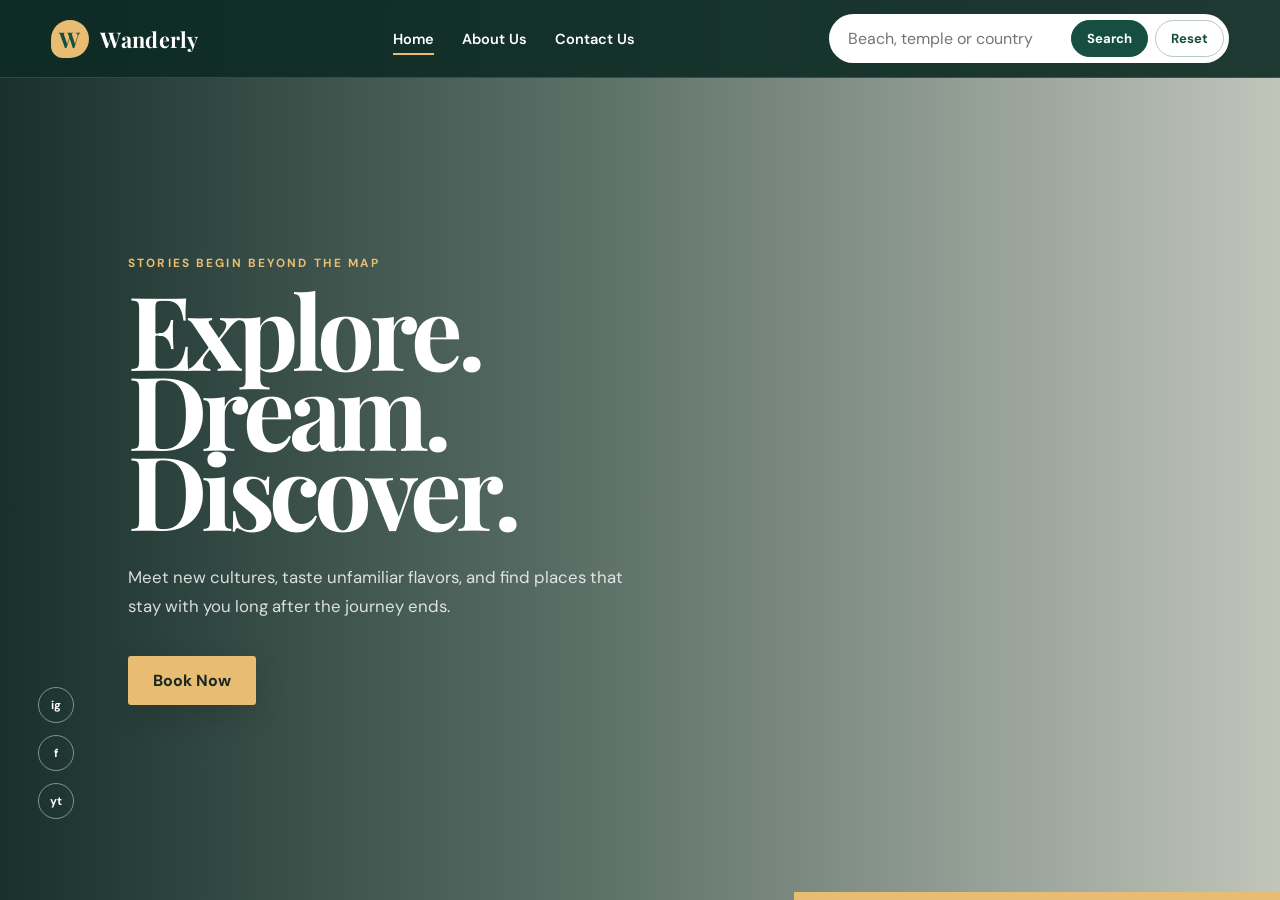
<file: index.html>
<!DOCTYPE html>
<html lang="en">
<head>
  <meta charset="UTF-8">
  <meta name="viewport" content="width=device-width, initial-scale=1.0">
  <meta name="description" content="Discover beaches, temples, and countries for your next journey.">
  <title>Wanderly | Travel Recommendations</title>
  <link rel="preconnect" href="https://fonts.googleapis.com">
  <link rel="preconnect" href="https://fonts.gstatic.com" crossorigin>
  <link href="https://fonts.googleapis.com/css2?family=DM+Sans:wght@400;500;600;700&family=Playfair+Display:wght@600;700&display=swap" rel="stylesheet">
  <link rel="stylesheet" href="./travel_recommendation.css">
</head>
<body class="home-page">
  <nav class="navbar" aria-label="Main navigation">
    <a class="brand" href="./index.html" aria-label="Wanderly home">
      <span class="brand-mark">W</span>
      <span>Wanderly</span>
    </a>

    <ul class="nav-links">
      <li><a class="active" href="./index.html" id="home">Home</a></li>
      <li><a href="./travel_about.html" id="about">About Us</a></li>
      <li><a href="./travel_contact.html" id="contact">Contact Us</a></li>
    </ul>

    <div class="search-bar" role="search">
      <label class="sr-only" for="searchInput">Search recommendations</label>
      <input type="search" id="searchInput" placeholder="Beach, temple or country">
      <button class="button button-search" id="btnSearch" type="button">Search</button>
      <button class="button button-clear" id="btnClear" type="button">Reset</button>
    </div>
  </nav>

  <main>
    <section class="hero" aria-labelledby="hero-title">
      <div class="social-links" aria-label="Social media links">
        <a href="https://www.instagram.com" target="_blank" rel="noreferrer" aria-label="Instagram">ig</a>
        <a href="https://www.facebook.com" target="_blank" rel="noreferrer" aria-label="Facebook">f</a>
        <a href="https://www.youtube.com" target="_blank" rel="noreferrer" aria-label="YouTube">yt</a>
      </div>

      <div class="hero-content">
        <p class="eyebrow">Stories begin beyond the map</p>
        <h1 id="hero-title">Explore.<br>Dream.<br>Discover.</h1>
        <p class="hero-copy">
          Meet new cultures, taste unfamiliar flavors, and find places that stay
          with you long after the journey ends.
        </p>
        <a class="book-button" href="./travel_contact.html">Book Now</a>
      </div>

      <aside class="search-results" id="result" aria-live="polite" aria-label="Travel recommendations"></aside>
    </section>
  </main>

  <script src="./travel_recommendation.js"></script>
</body>
</html>
</file>
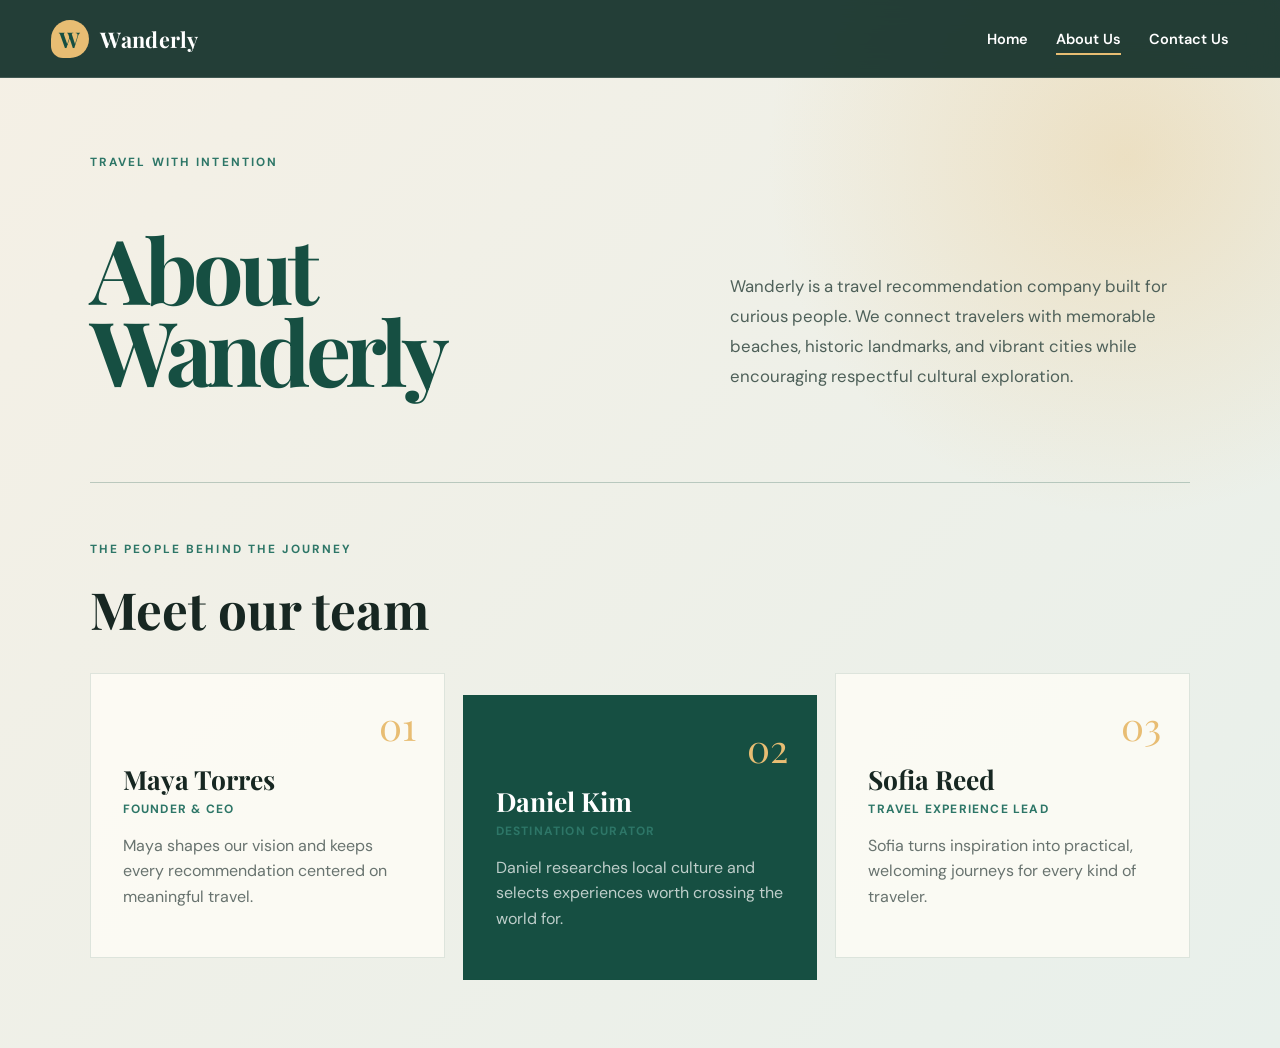
<file: travel_about.html>
<!DOCTYPE html>
<html lang="en">
<head>
  <meta charset="UTF-8">
  <meta name="viewport" content="width=device-width, initial-scale=1.0">
  <meta name="description" content="Learn about Wanderly and the people behind our journeys.">
  <title>About Us | Wanderly</title>
  <link rel="preconnect" href="https://fonts.googleapis.com">
  <link rel="preconnect" href="https://fonts.gstatic.com" crossorigin>
  <link href="https://fonts.googleapis.com/css2?family=DM+Sans:wght@400;500;600;700&family=Playfair+Display:wght@600;700&display=swap" rel="stylesheet">
  <link rel="stylesheet" href="./travel_recommendation.css">
</head>
<body class="inner-page about-page">
  <nav class="navbar navbar-simple" aria-label="Main navigation">
    <a class="brand" href="./index.html" aria-label="Wanderly home">
      <span class="brand-mark">W</span>
      <span>Wanderly</span>
    </a>
    <ul class="nav-links">
      <li><a href="./index.html">Home</a></li>
      <li><a class="active" href="./travel_about.html">About Us</a></li>
      <li><a href="./travel_contact.html">Contact Us</a></li>
    </ul>
  </nav>

  <main class="inner-main">
    <section class="page-intro">
      <p class="eyebrow">Travel with intention</p>
      <h1>About Wanderly</h1>
      <p>
        Wanderly is a travel recommendation company built for curious people. We
        connect travelers with memorable beaches, historic landmarks, and vibrant
        cities while encouraging respectful cultural exploration.
      </p>
    </section>

    <section class="team-section" aria-labelledby="team-title">
      <div class="section-heading">
        <p class="eyebrow">The people behind the journey</p>
        <h2 id="team-title">Meet our team</h2>
      </div>
      <div class="team-grid">
        <article class="team-card">
          <span class="member-number">01</span>
          <h3>Maya Torres</h3>
          <p class="role">Founder &amp; CEO</p>
          <p>Maya shapes our vision and keeps every recommendation centered on meaningful travel.</p>
        </article>
        <article class="team-card">
          <span class="member-number">02</span>
          <h3>Daniel Kim</h3>
          <p class="role">Destination Curator</p>
          <p>Daniel researches local culture and selects experiences worth crossing the world for.</p>
        </article>
        <article class="team-card">
          <span class="member-number">03</span>
          <h3>Sofia Reed</h3>
          <p class="role">Travel Experience Lead</p>
          <p>Sofia turns inspiration into practical, welcoming journeys for every kind of traveler.</p>
        </article>
      </div>
    </section>
  </main>
</body>
</html>
</file>
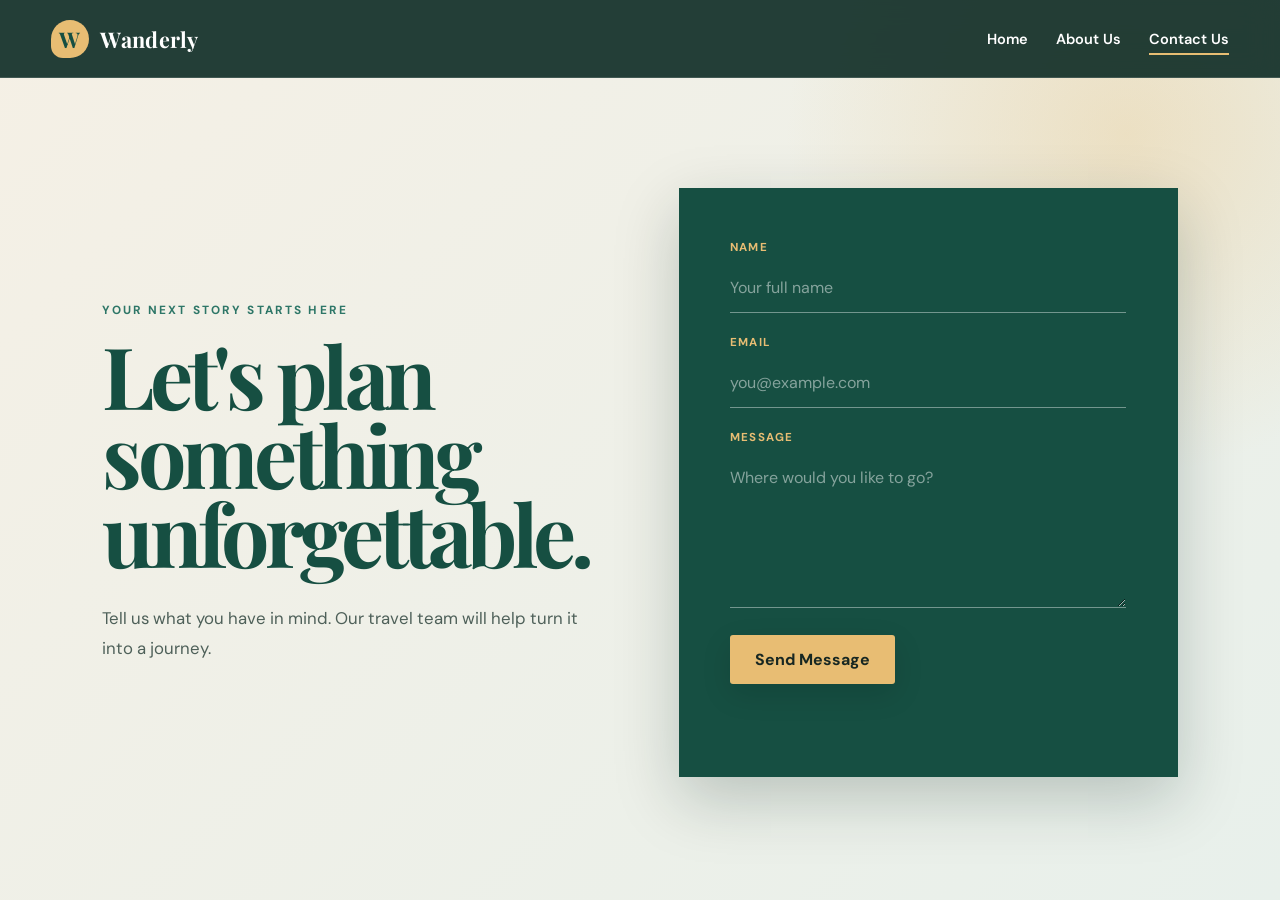
<file: travel_contact.html>
<!DOCTYPE html>
<html lang="en">
<head>
  <meta charset="UTF-8">
  <meta name="viewport" content="width=device-width, initial-scale=1.0">
  <meta name="description" content="Contact Wanderly to plan your next trip.">
  <title>Contact Us | Wanderly</title>
  <link rel="preconnect" href="https://fonts.googleapis.com">
  <link rel="preconnect" href="https://fonts.gstatic.com" crossorigin>
  <link href="https://fonts.googleapis.com/css2?family=DM+Sans:wght@400;500;600;700&family=Playfair+Display:wght@600;700&display=swap" rel="stylesheet">
  <link rel="stylesheet" href="./travel_recommendation.css">
</head>
<body class="inner-page contact-page">
  <nav class="navbar navbar-simple" aria-label="Main navigation">
    <a class="brand" href="./index.html" aria-label="Wanderly home">
      <span class="brand-mark">W</span>
      <span>Wanderly</span>
    </a>
    <ul class="nav-links">
      <li><a href="./index.html">Home</a></li>
      <li><a href="./travel_about.html">About Us</a></li>
      <li><a class="active" href="./travel_contact.html">Contact Us</a></li>
    </ul>
  </nav>

  <main class="contact-main">
    <section class="contact-intro">
      <p class="eyebrow">Your next story starts here</p>
      <h1>Let's plan<br>something unforgettable.</h1>
      <p>Tell us what you have in mind. Our travel team will help turn it into a journey.</p>
    </section>

    <form class="contact-form" id="contactForm">
      <div class="form-field">
        <label for="name">Name</label>
        <input type="text" id="name" name="name" placeholder="Your full name" required>
      </div>
      <div class="form-field">
        <label for="email">Email</label>
        <input type="email" id="email" name="email" placeholder="you@example.com" required>
      </div>
      <div class="form-field">
        <label for="message">Message</label>
        <textarea id="message" name="message" rows="6" placeholder="Where would you like to go?" required></textarea>
      </div>
      <button class="submit-button" type="submit">Send Message</button>
      <p class="form-status" id="formStatus" aria-live="polite"></p>
    </form>
  </main>

  <script>
    const contactForm = document.getElementById('contactForm');
    const formStatus = document.getElementById('formStatus');

    contactForm.addEventListener('submit', (event) => {
      event.preventDefault();
      formStatus.textContent = 'Thank you! We will contact you soon.';
      contactForm.reset();
    });
  </script>
</body>
</html>
</file>
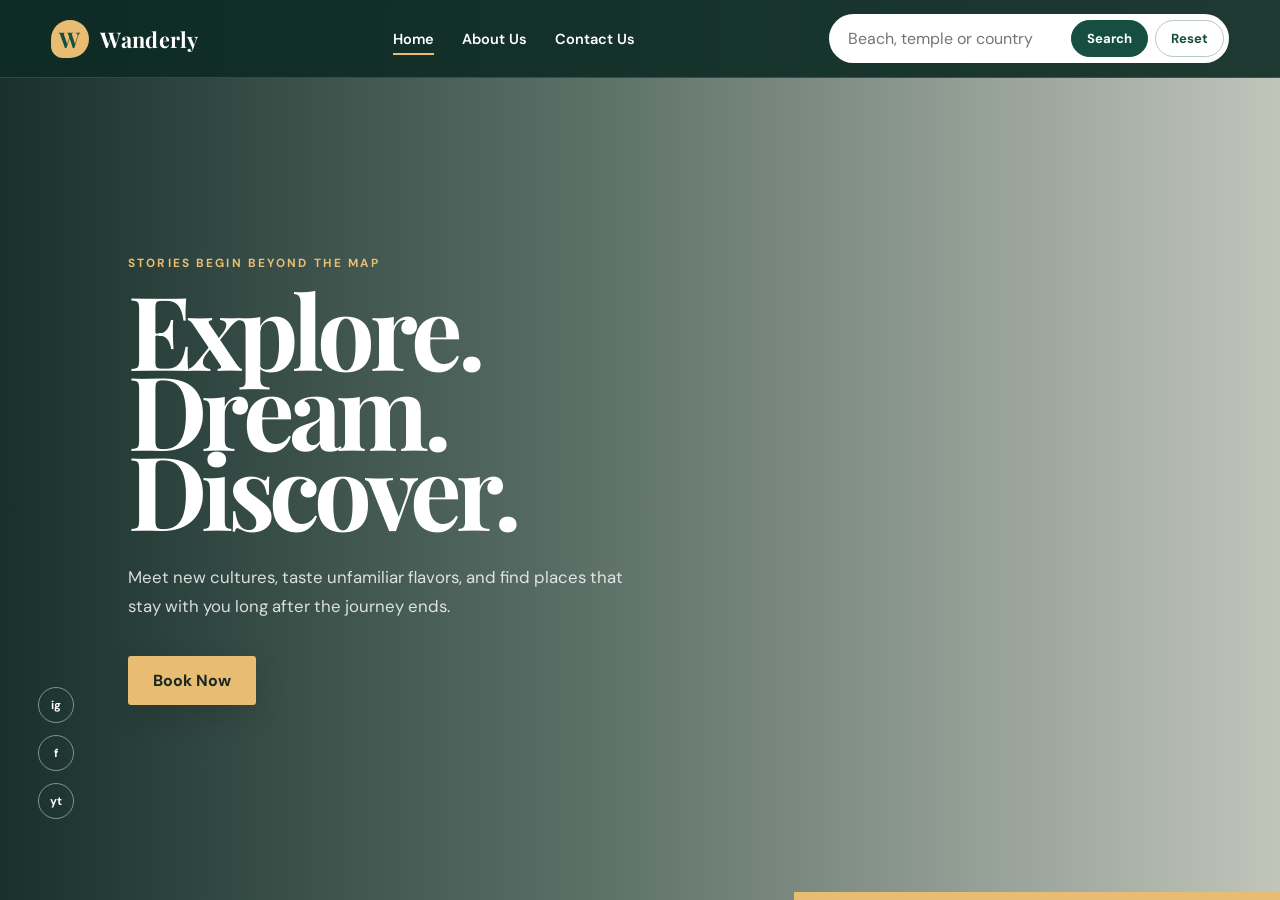
<file: travel_recommendation.html>
<!DOCTYPE html>
<html lang="en">
<head>
  <meta charset="UTF-8">
  <meta name="viewport" content="width=device-width, initial-scale=1.0">
  <meta name="description" content="Discover beaches, temples, and countries for your next journey.">
  <title>Wanderly | Travel Recommendations</title>
  <link rel="preconnect" href="https://fonts.googleapis.com">
  <link rel="preconnect" href="https://fonts.gstatic.com" crossorigin>
  <link href="https://fonts.googleapis.com/css2?family=DM+Sans:wght@400;500;600;700&family=Playfair+Display:wght@600;700&display=swap" rel="stylesheet">
  <link rel="stylesheet" href="./travel_recommendation.css">
</head>
<body class="home-page">
  <nav class="navbar" aria-label="Main navigation">
    <a class="brand" href="./travel_recommendation.html" aria-label="Wanderly home">
      <span class="brand-mark">W</span>
      <span>Wanderly</span>
    </a>

    <ul class="nav-links">
      <li><a class="active" href="./travel_recommendation.html" id="home">Home</a></li>
      <li><a href="./travel_about.html" id="about">About Us</a></li>
      <li><a href="./travel_contact.html" id="contact">Contact Us</a></li>
    </ul>

    <div class="search-bar" role="search">
      <label class="sr-only" for="searchInput">Search recommendations</label>
      <input type="search" id="searchInput" placeholder="Beach, temple or country">
      <button class="button button-search" id="btnSearch" type="button">Search</button>
      <button class="button button-clear" id="btnClear" type="button">Reset</button>
    </div>
  </nav>

  <main>
    <section class="hero" aria-labelledby="hero-title">
      <div class="social-links" aria-label="Social media links">
        <a href="https://www.instagram.com" target="_blank" rel="noreferrer" aria-label="Instagram">ig</a>
        <a href="https://www.facebook.com" target="_blank" rel="noreferrer" aria-label="Facebook">f</a>
        <a href="https://www.youtube.com" target="_blank" rel="noreferrer" aria-label="YouTube">yt</a>
      </div>

      <div class="hero-content">
        <p class="eyebrow">Stories begin beyond the map</p>
        <h1 id="hero-title">Explore.<br>Dream.<br>Discover.</h1>
        <p class="hero-copy">
          Meet new cultures, taste unfamiliar flavors, and find places that stay
          with you long after the journey ends.
        </p>
        <a class="book-button" href="./travel_contact.html">Book Now</a>
      </div>

      <aside class="search-results" id="result" aria-live="polite" aria-label="Travel recommendations"></aside>
    </section>
  </main>

  <script src="./travel_recommendation.js"></script>
</body>
</html>
</file>
<file: travel_recommendation.css>
:root {
  --ink: #172722;
  --forest: #164f42;
  --sea: #2d7667;
  --cream: #f5f0e5;
  --sand: #e8bd73;
  --paper: #fffdf7;
  --white: #ffffff;
  --shadow: 0 22px 60px rgba(9, 36, 30, 0.22);
}

* {
  box-sizing: border-box;
}

html {
  scroll-behavior: smooth;
}

body {
  margin: 0;
  color: var(--ink);
  font-family: "DM Sans", sans-serif;
  background: var(--cream);
}

a {
  color: inherit;
  text-decoration: none;
}

button,
input,
textarea {
  font: inherit;
}

button,
a {
  -webkit-tap-highlight-color: transparent;
}

.sr-only {
  position: absolute;
  width: 1px;
  height: 1px;
  padding: 0;
  margin: -1px;
  overflow: hidden;
  clip: rect(0, 0, 0, 0);
  white-space: nowrap;
  border: 0;
}

.navbar {
  position: fixed;
  z-index: 20;
  top: 0;
  left: 0;
  display: grid;
  grid-template-columns: auto 1fr auto;
  align-items: center;
  gap: 34px;
  width: 100%;
  min-height: 78px;
  padding: 12px 4vw;
  color: var(--white);
  background: rgba(13, 43, 36, 0.9);
  border-bottom: 1px solid rgba(255, 255, 255, 0.14);
  backdrop-filter: blur(14px);
}

.brand {
  display: inline-flex;
  align-items: center;
  gap: 11px;
  font-family: "Playfair Display", serif;
  font-size: 1.35rem;
  font-weight: 700;
  letter-spacing: 0.02em;
}

.brand-mark {
  display: grid;
  width: 38px;
  height: 38px;
  place-items: center;
  color: var(--forest);
  background: var(--sand);
  border-radius: 50% 50% 50% 12px;
}

.nav-links {
  display: flex;
  justify-content: center;
  gap: 28px;
  padding: 0;
  margin: 0;
  list-style: none;
}

.nav-links a {
  position: relative;
  padding: 8px 0;
  font-size: 0.91rem;
  font-weight: 600;
}

.nav-links a::after {
  position: absolute;
  right: 0;
  bottom: 2px;
  left: 0;
  height: 2px;
  content: "";
  background: var(--sand);
  transform: scaleX(0);
  transition: transform 180ms ease;
}

.nav-links a:hover::after,
.nav-links a.active::after {
  transform: scaleX(1);
}

.search-bar {
  display: flex;
  align-items: center;
  gap: 7px;
  padding: 5px;
  background: var(--white);
  border-radius: 999px;
}

.search-bar input {
  width: min(21vw, 230px);
  padding: 9px 8px 9px 14px;
  color: var(--ink);
  background: transparent;
  border: 0;
  outline: 0;
}

.button {
  padding: 9px 15px;
  font-size: 0.82rem;
  font-weight: 700;
  cursor: pointer;
  border-radius: 999px;
}

.button-search {
  color: var(--white);
  background: var(--forest);
  border: 1px solid var(--forest);
}

.button-clear {
  color: var(--forest);
  background: transparent;
  border: 1px solid #b8c9c4;
}

.hero {
  position: relative;
  display: grid;
  grid-template-columns: minmax(430px, 1fr) minmax(340px, 500px);
  align-items: center;
  gap: 6vw;
  min-height: 100vh;
  padding: 130px 5vw 70px 10vw;
  color: var(--white);
  background:
    linear-gradient(90deg, rgba(6, 31, 27, 0.92) 0%, rgba(9, 43, 36, 0.65) 46%, rgba(9, 43, 36, 0.22) 100%),
    url("https://images.unsplash.com/photo-1469474968028-56623f02e42e?auto=format&fit=crop&w=2000&q=85") center/cover;
}

.hero::after {
  position: absolute;
  right: 0;
  bottom: 0;
  width: 38%;
  height: 8px;
  content: "";
  background: var(--sand);
}

.hero-content {
  max-width: 680px;
  animation: reveal 700ms ease-out both;
}

.eyebrow {
  margin: 0 0 18px;
  color: var(--sand);
  font-size: 0.74rem;
  font-weight: 700;
  letter-spacing: 0.18em;
  text-transform: uppercase;
}

.hero h1,
.page-intro h1,
.contact-intro h1 {
  margin: 0;
  font-family: "Playfair Display", serif;
  font-size: clamp(4.2rem, 8vw, 8.5rem);
  line-height: 0.78;
  letter-spacing: -0.055em;
}

.hero-copy {
  max-width: 550px;
  margin: 34px 0;
  color: rgba(255, 255, 255, 0.82);
  font-size: 1.05rem;
  line-height: 1.75;
}

.book-button,
.submit-button {
  display: inline-block;
  padding: 14px 25px;
  color: var(--ink);
  font-weight: 700;
  background: var(--sand);
  border: 0;
  border-radius: 3px;
  cursor: pointer;
  box-shadow: 0 10px 30px rgba(0, 0, 0, 0.12);
  transition: transform 180ms ease, background 180ms ease;
}

.book-button:hover,
.submit-button:hover {
  background: #f1cb89;
  transform: translateY(-2px);
}

.social-links {
  position: absolute;
  left: 3vw;
  bottom: 9vh;
  display: flex;
  flex-direction: column;
  gap: 12px;
}

.social-links a {
  display: grid;
  width: 36px;
  height: 36px;
  place-items: center;
  font-size: 0.72rem;
  font-weight: 700;
  border: 1px solid rgba(255, 255, 255, 0.45);
  border-radius: 50%;
  transition: color 180ms ease, background 180ms ease;
}

.social-links a:hover {
  color: var(--ink);
  background: var(--sand);
  border-color: var(--sand);
}

.search-results {
  display: none;
  align-self: start;
  max-height: calc(100vh - 150px);
  padding-right: 8px;
  overflow-y: auto;
  scrollbar-color: var(--sand) rgba(255, 255, 255, 0.18);
}

.search-results.visible {
  display: grid;
  gap: 18px;
  animation: reveal 400ms ease-out both;
}

.result-card {
  overflow: hidden;
  color: var(--ink);
  background: var(--paper);
  border-radius: 5px;
  box-shadow: var(--shadow);
}

.result-card img {
  display: block;
  width: 100%;
  height: 190px;
  object-fit: cover;
}

.result-card-content {
  padding: 20px 22px 24px;
}

.result-card h2 {
  margin: 5px 0 8px;
  font-family: "Playfair Display", serif;
  font-size: 1.45rem;
}

.result-card-content > p:last-child {
  margin: 0;
  color: #58645f;
  font-size: 0.9rem;
  line-height: 1.55;
}

.result-meta {
  margin: 0;
  color: var(--sea);
  font-size: 0.69rem;
  font-weight: 700;
  letter-spacing: 0.08em;
  text-transform: uppercase;
}

.result-message {
  padding: 22px;
  margin: 0;
  color: var(--ink);
  line-height: 1.6;
  background: var(--paper);
  border-left: 5px solid var(--sand);
  box-shadow: var(--shadow);
}

.inner-page {
  min-height: 100vh;
  background:
    radial-gradient(circle at 88% 15%, rgba(232, 189, 115, 0.32), transparent 25%),
    linear-gradient(135deg, var(--cream), #e8f0eb);
}

.navbar-simple {
  grid-template-columns: auto 1fr;
}

.navbar-simple .nav-links {
  justify-content: flex-end;
}

.inner-main {
  padding: 150px 7vw 90px;
}

.page-intro {
  display: grid;
  grid-template-columns: 1.1fr 0.9fr;
  gap: 6vw;
  align-items: end;
  max-width: 1250px;
  margin: 0 auto 90px;
}

.page-intro .eyebrow {
  grid-column: 1 / -1;
  margin-bottom: -20px;
  color: var(--sea);
}

.page-intro h1 {
  color: var(--forest);
  font-size: clamp(4rem, 7vw, 7rem);
  line-height: 0.92;
}

.page-intro > p:last-child,
.contact-intro > p:last-child {
  margin: 0;
  color: #4e6059;
  font-size: 1.05rem;
  line-height: 1.8;
}

.team-section {
  max-width: 1250px;
  padding-top: 58px;
  margin: 0 auto;
  border-top: 1px solid rgba(22, 79, 66, 0.25);
}

.section-heading {
  margin-bottom: 30px;
}

.section-heading .eyebrow {
  color: var(--sea);
}

.section-heading h2 {
  margin: 0;
  font-family: "Playfair Display", serif;
  font-size: clamp(2.2rem, 4vw, 4rem);
}

.team-grid {
  display: grid;
  grid-template-columns: repeat(3, 1fr);
  gap: 18px;
}

.team-card {
  position: relative;
  min-height: 270px;
  padding: 32px;
  background: rgba(255, 253, 247, 0.78);
  border: 1px solid rgba(22, 79, 66, 0.13);
}

.team-card:nth-child(2) {
  background: var(--forest);
  color: var(--white);
  transform: translateY(22px);
}

.team-card h3 {
  margin: 55px 0 4px;
  font-family: "Playfair Display", serif;
  font-size: 1.65rem;
}

.team-card p:last-child {
  color: #68736f;
  line-height: 1.6;
}

.team-card:nth-child(2) p:last-child {
  color: rgba(255, 255, 255, 0.72);
}

.member-number {
  position: absolute;
  top: 25px;
  right: 28px;
  color: var(--sand);
  font-family: "Playfair Display", serif;
  font-size: 2.4rem;
}

.role {
  margin: 0;
  color: var(--sea);
  font-size: 0.75rem;
  font-weight: 700;
  letter-spacing: 0.1em;
  text-transform: uppercase;
}

.contact-main {
  display: grid;
  grid-template-columns: 1fr minmax(370px, 540px);
  align-items: center;
  gap: 7vw;
  min-height: 100vh;
  padding: 135px 8vw 70px;
}

.contact-intro {
  max-width: 700px;
}

.contact-intro .eyebrow {
  color: var(--sea);
}

.contact-intro h1 {
  color: var(--forest);
  font-size: clamp(3.7rem, 6.7vw, 7.5rem);
  line-height: 0.92;
}

.contact-intro > p:last-child {
  max-width: 560px;
  margin-top: 30px;
}

.contact-form {
  padding: clamp(28px, 4vw, 52px);
  background: var(--forest);
  box-shadow: var(--shadow);
}

.form-field {
  margin-bottom: 22px;
}

.form-field label {
  display: block;
  margin-bottom: 8px;
  color: var(--sand);
  font-size: 0.72rem;
  font-weight: 700;
  letter-spacing: 0.1em;
  text-transform: uppercase;
}

.form-field input,
.form-field textarea {
  width: 100%;
  padding: 14px 0;
  color: var(--white);
  background: transparent;
  border: 0;
  border-bottom: 1px solid rgba(255, 255, 255, 0.4);
  border-radius: 0;
  outline: 0;
  resize: vertical;
}

.form-field input:focus,
.form-field textarea:focus {
  border-color: var(--sand);
}

.form-field input::placeholder,
.form-field textarea::placeholder {
  color: rgba(255, 255, 255, 0.48);
}

.form-status {
  min-height: 24px;
  margin: 18px 0 0;
  color: var(--white);
}

@keyframes reveal {
  from {
    opacity: 0;
    transform: translateY(18px);
  }
  to {
    opacity: 1;
    transform: translateY(0);
  }
}

@media (max-width: 1050px) {
  .navbar {
    grid-template-columns: auto 1fr;
  }

  .search-bar {
    grid-column: 1 / -1;
    justify-self: stretch;
  }

  .search-bar input {
    width: 100%;
  }

  .hero {
    grid-template-columns: 1fr;
    align-items: start;
    padding-top: 185px;
  }

  .search-results {
    max-width: 650px;
    max-height: none;
  }

  .contact-main {
    grid-template-columns: 1fr;
    padding-top: 140px;
  }
}

@media (max-width: 720px) {
  .navbar,
  .navbar-simple {
    position: absolute;
    grid-template-columns: 1fr;
    gap: 8px;
    padding: 14px 18px;
  }

  .brand {
    justify-self: center;
  }

  .nav-links,
  .navbar-simple .nav-links {
    justify-content: center;
    gap: 18px;
  }

  .search-bar {
    grid-column: auto;
  }

  .search-bar input {
    min-width: 0;
    font-size: 0.82rem;
  }

  .button {
    padding: 8px 10px;
  }

  .hero {
    padding: 220px 22px 70px;
  }

  .hero h1 {
    font-size: clamp(3.5rem, 19vw, 5.7rem);
  }

  .social-links {
    position: static;
    flex-direction: row;
    grid-row: 3;
    margin-top: 10px;
  }

  .inner-main {
    padding: 190px 22px 70px;
  }

  .page-intro {
    grid-template-columns: 1fr;
    gap: 28px;
    margin-bottom: 60px;
  }

  .page-intro .eyebrow {
    margin-bottom: -10px;
  }

  .team-grid {
    grid-template-columns: 1fr;
  }

  .team-card:nth-child(2) {
    transform: none;
  }

  .contact-main {
    padding: 190px 22px 60px;
  }

  .contact-form {
    padding: 28px 22px;
  }
}

@media (prefers-reduced-motion: reduce) {
  *,
  *::before,
  *::after {
    scroll-behavior: auto !important;
    animation-duration: 0.01ms !important;
    transition-duration: 0.01ms !important;
  }
}
</file>
